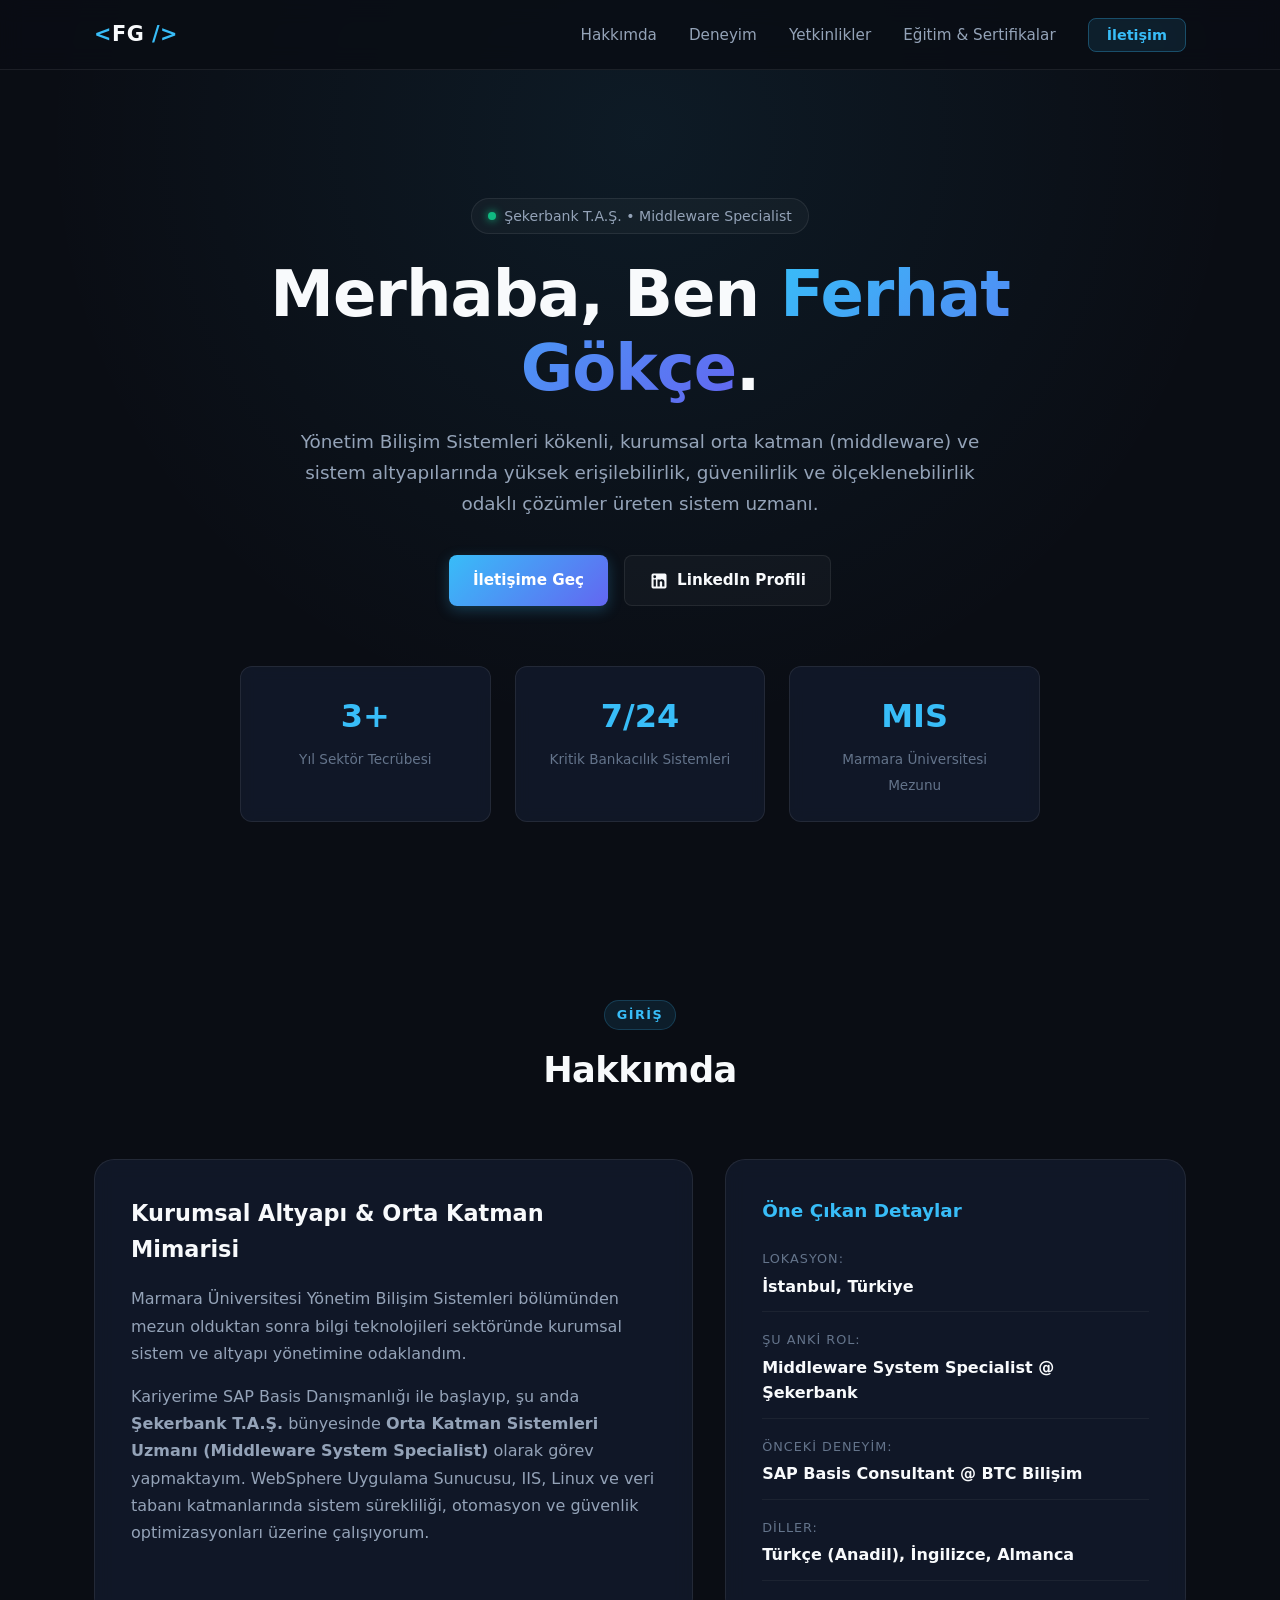
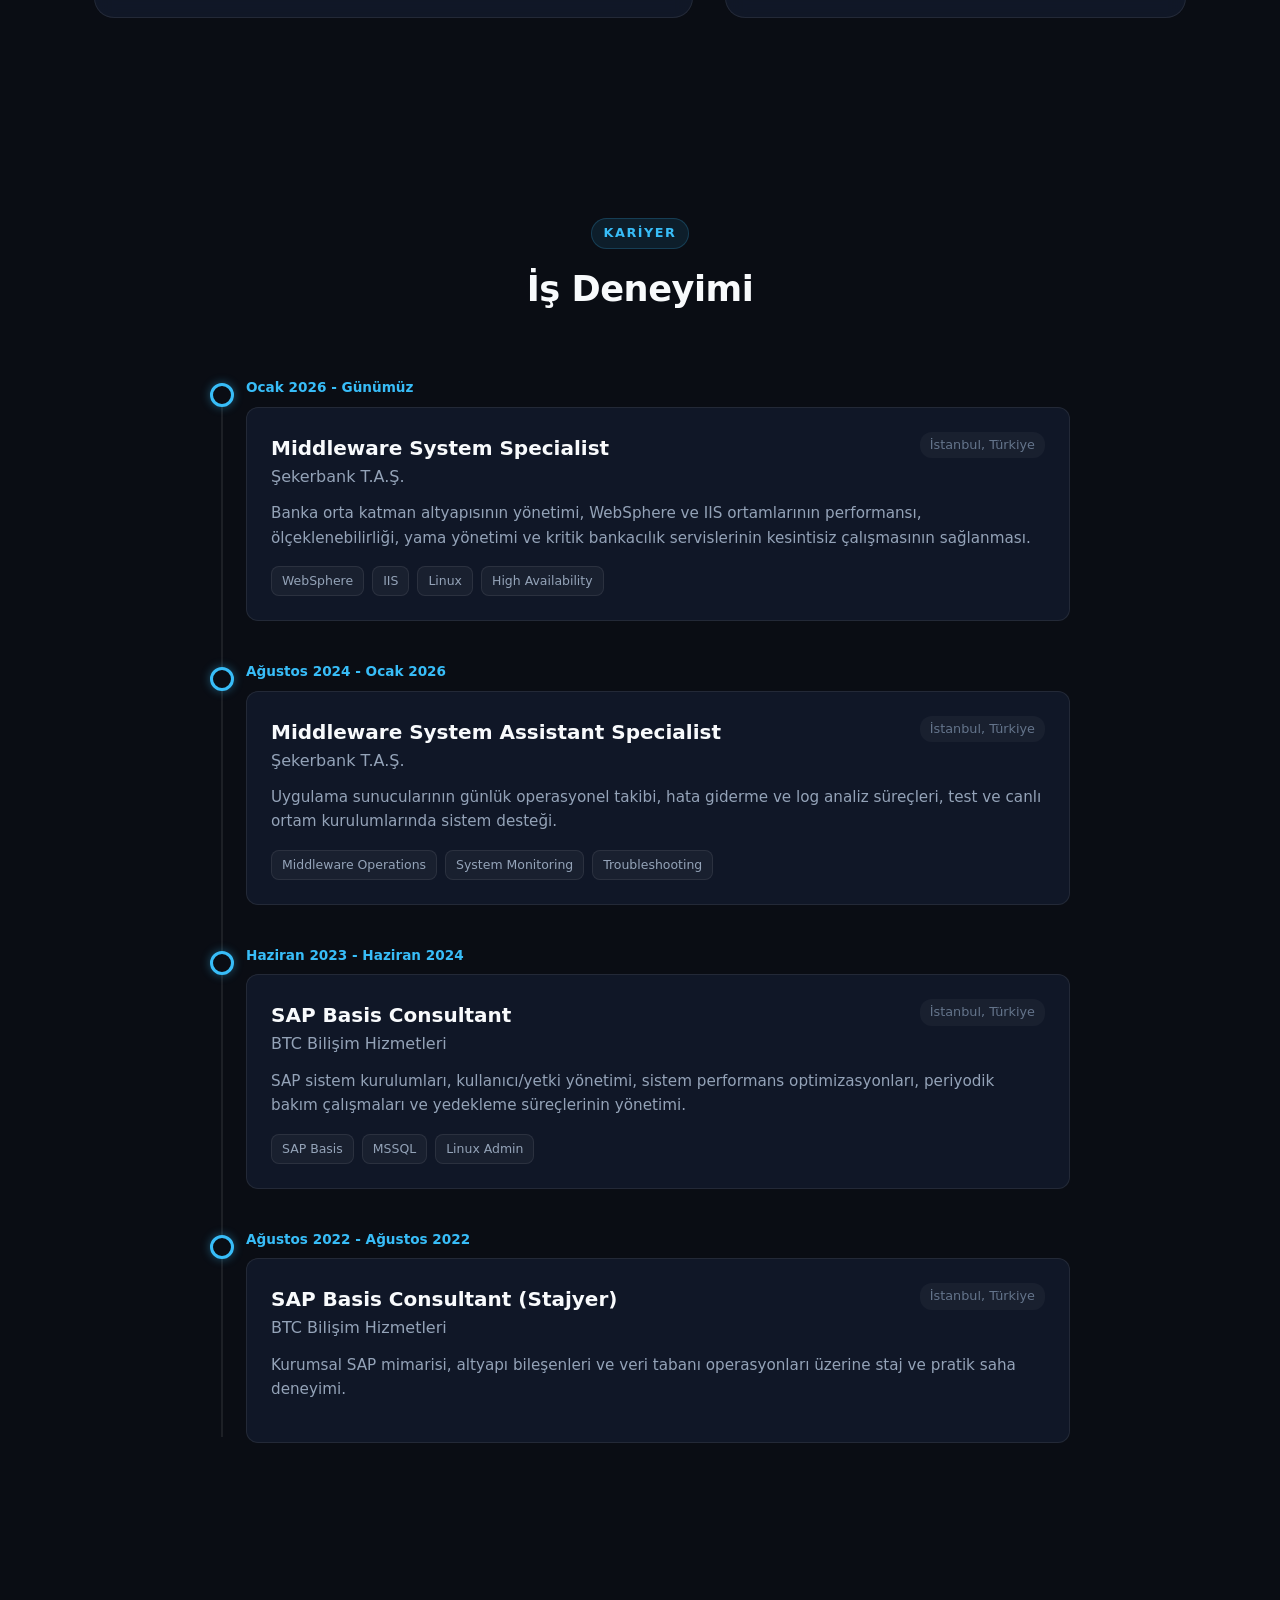
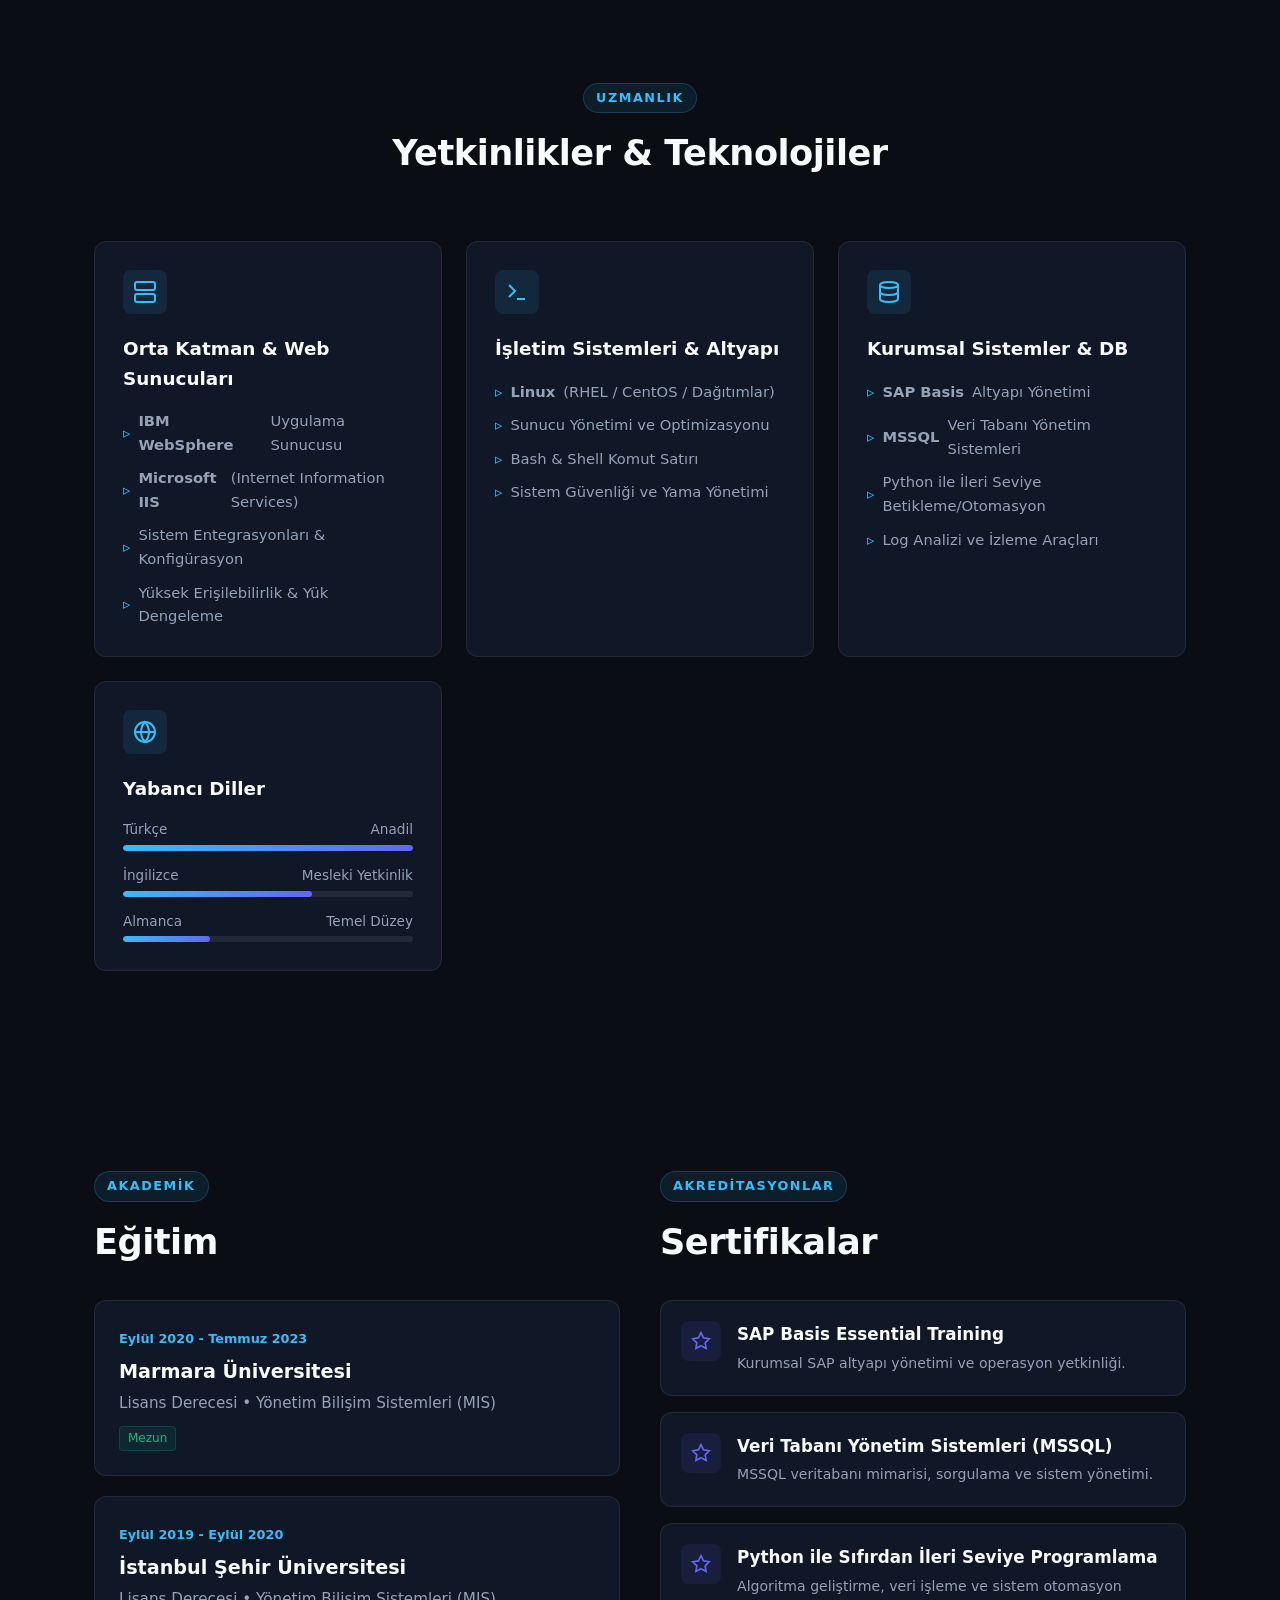
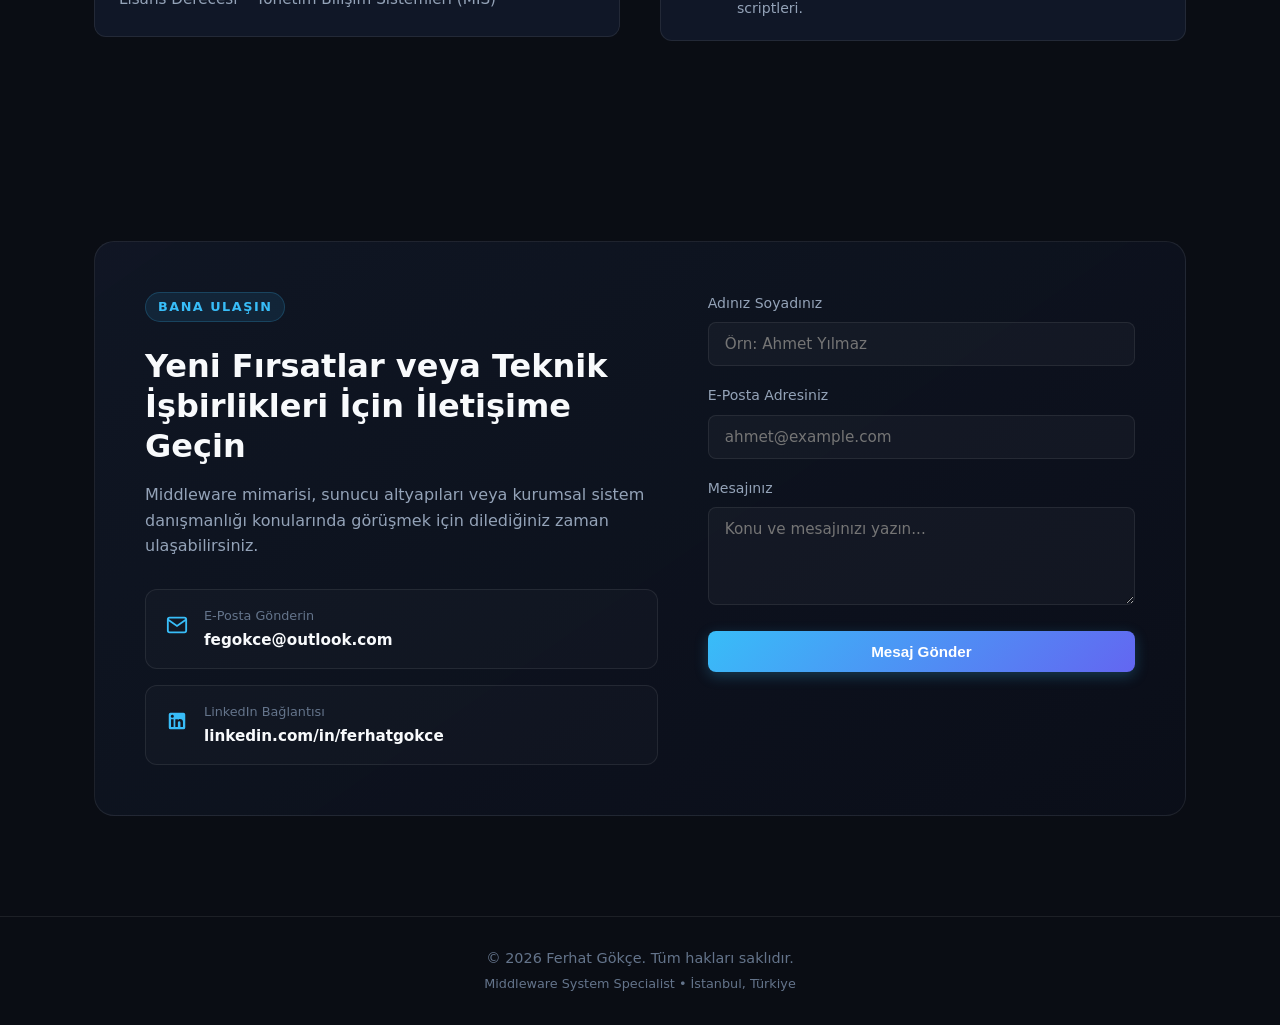
<file: index.html>
<!doctype html>
<html lang="tr">
  <head>
    <meta charset="UTF-8" />
    <meta name="viewport" content="width=device-width, initial-scale=1.0" />
    <title>Ferhat Gökçe | Middleware System Specialist</title>
    <meta
      name="description"
      content="Ferhat Gökçe - Middleware System Specialist & Altyapı Çözümleri Portfolyosu"
    />

    <!-- Statik Güvenlik Politikaları (CSP, Gizlilik ve İzinler) -->
    <meta
      http-equiv="Content-Security-Policy"
      content="default-src 'self'; script-src 'self' 'unsafe-inline'; style-src 'self' 'unsafe-inline' https://fonts.googleapis.com; font-src 'self' https://fonts.gstatic.com; connect-src 'self' https://formsubmit.co; img-src 'self' data:; object-src 'none'; base-uri 'self';"
    />
    <meta http-equiv="X-Content-Type-Options" content="nosniff" />
    <meta name="referrer" content="strict-origin-when-cross-origin" />
    <meta
      http-equiv="Permissions-Policy"
      content="camera=(), microphone=(), geolocation=(), payment=()"
    />

    <link rel="stylesheet" href="style.css" />
    <link rel="preconnect" href="https://fonts.googleapis.com" />
    <link rel="preconnect" href="https://fonts.gstatic.com" crossorigin />
    <link
      href="https://fonts.googleapis.com/css2?family=Plus+Jakarta+Sans:wght@300;400;500;600;700;800&display=swap"
      rel="stylesheet"
    />
  </head>
  <body>
    <!-- Gezinme Çubuğu -->
    <header class="navbar" id="navbar">
      <div class="nav-container">
        <a href="#hero" class="logo">
          <span class="logo-accent">&lt;</span>FG<span class="logo-accent">
            /&gt;</span
          >
        </a>

        <nav class="nav-menu" id="nav-menu">
          <ul class="nav-list">
            <li><a href="#about" class="nav-link">Hakkımda</a></li>
            <li><a href="#experience" class="nav-link">Deneyim</a></li>
            <li><a href="#skills" class="nav-link">Yetkinlikler</a></li>
            <li>
              <a href="#education" class="nav-link">Eğitim & Sertifikalar</a>
            </li>
            <li><a href="#contact" class="nav-btn">İletişim</a></li>
          </ul>
        </nav>

        <button
          class="mobile-toggle"
          id="mobile-toggle"
          aria-label="Menüyü Aç/Kapat"
        >
          <span></span>
          <span></span>
          <span></span>
        </button>
      </div>
    </header>

    <!-- Giriş (Hero) Bölümü -->
    <section class="hero" id="hero">
      <div class="container hero-content">
        <div class="badge">
          <span class="badge-dot"></span> Şekerbank T.A.Ş. • Middleware
          Specialist
        </div>
        <h1 class="hero-title">
          Merhaba, Ben <span class="gradient-text">Ferhat Gökçe</span>.
        </h1>
        <p class="hero-subtitle">
          Yönetim Bilişim Sistemleri kökenli, kurumsal orta katman (middleware)
          ve sistem altyapılarında yüksek erişilebilirlik, güvenilirlik ve
          ölçeklenebilirlik odaklı çözümler üreten sistem uzmanı.
        </p>
        <div class="hero-actions">
          <a href="#contact" class="btn btn-primary">İletişime Geç</a>
          <a
            href="https://www.linkedin.com/in/ferhatgokce"
            target="_blank"
            rel="noopener noreferrer"
            class="btn btn-outline"
          >
            <svg width="20" height="20" viewBox="0 0 24 24" fill="currentColor">
              <path
                d="M19 3a2 2 0 0 1 2 2v14a2 2 0 0 1-2 2H5a2 2 0 0 1-2-2V5a2 2 0 0 1 2-2h14m-.5 15.5v-5.3a3.26 3.26 0 0 0-3.26-3.26c-.85 0-1.84.52-2.28 1.3v-1.11h-2.79v8.37h2.79v-4.93c0-.77.62-1.4 1.39-1.4a1.4 1.4 0 0 1 1.4 1.4v4.93h2.75M6.88 8.56a1.68 1.68 0 0 0 1.68-1.68c0-.93-.75-1.69-1.68-1.69a1.69 1.69 0 0 0-1.69 1.69c0 .93.76 1.68 1.69 1.68m1.39 9.94v-8.37H5.5v8.37h2.77z"
              />
            </svg>
            LinkedIn Profili
          </a>
        </div>
        <div class="hero-metrics">
          <div class="metric-card">
            <span class="metric-num">3+</span>
            <span class="metric-label">Yıl Sektör Tecrübesi</span>
          </div>
          <div class="metric-card">
            <span class="metric-num">7/24</span>
            <span class="metric-label">Kritik Bankacılık Sistemleri</span>
          </div>
          <div class="metric-card">
            <span class="metric-num">MIS</span>
            <span class="metric-label">Marmara Üniversitesi Mezunu</span>
          </div>
        </div>
      </div>
    </section>

    <!-- Hakkımda Bölümü -->
    <section class="section about" id="about">
      <div class="container">
        <div class="section-header">
          <span class="section-badge">Giriş</span>
          <h2 class="section-title">Hakkımda</h2>
        </div>
        <div class="about-grid">
          <div class="about-card highlight-card">
            <div class="card-glow"></div>
            <h3>Kurumsal Altyapı & Orta Katman Mimarisi</h3>
            <p>
              Marmara Üniversitesi Yönetim Bilişim Sistemleri bölümünden mezun
              olduktan sonra bilgi teknolojileri sektöründe kurumsal sistem ve
              altyapı yönetimine odaklandım.
            </p>
            <p>
              Kariyerime SAP Basis Danışmanlığı ile başlayıp, şu anda
              <strong>Şekerbank T.A.Ş.</strong> bünyesinde
              <strong
                >Orta Katman Sistemleri Uzmanı (Middleware System
                Specialist)</strong
              >
              olarak görev yapmaktayım. WebSphere Uygulama Sunucusu, IIS, Linux
              ve veri tabanı katmanlarında sistem sürekliliği, otomasyon ve
              güvenlik optimizasyonları üzerine çalışıyorum.
            </p>
          </div>
          <div class="about-card meta-card">
            <h4>Öne Çıkan Detaylar</h4>
            <ul class="meta-list">
              <li>
                <span class="meta-label">Lokasyon:</span>
                <span class="meta-value">İstanbul, Türkiye</span>
              </li>
              <li>
                <span class="meta-label">Şu Anki Rol:</span>
                <span class="meta-value"
                  >Middleware System Specialist @ Şekerbank</span
                >
              </li>
              <li>
                <span class="meta-label">Önceki Deneyim:</span>
                <span class="meta-value"
                  >SAP Basis Consultant @ BTC Bilişim</span
                >
              </li>
              <li>
                <span class="meta-label">Diller:</span>
                <span class="meta-value"
                  >Türkçe (Anadil), İngilizce, Almanca</span
                >
              </li>
            </ul>
          </div>
        </div>
      </div>
    </section>

    <!-- Deneyim Bölümü -->
    <section class="section experience" id="experience">
      <div class="container">
        <div class="section-header">
          <span class="section-badge">Kariyer</span>
          <h2 class="section-title">İş Deneyimi</h2>
        </div>

        <div class="timeline">
          <div class="timeline-item">
            <div class="timeline-dot"></div>
            <div class="timeline-date">Ocak 2026 - Günümüz</div>
            <div class="timeline-card">
              <div class="timeline-header">
                <div>
                  <h3 class="role-title">Middleware System Specialist</h3>
                  <h4 class="company-name">Şekerbank T.A.Ş.</h4>
                </div>
                <span class="location-tag">İstanbul, Türkiye</span>
              </div>
              <p class="role-desc">
                Banka orta katman altyapısının yönetimi, WebSphere ve IIS
                ortamlarının performansı, ölçeklenebilirliği, yama yönetimi ve
                kritik bankacılık servislerinin kesintisiz çalışmasının
                sağlanması.
              </p>
              <div class="tag-cloud">
                <span>WebSphere</span>
                <span>IIS</span>
                <span>Linux</span>
                <span>High Availability</span>
              </div>
            </div>
          </div>

          <div class="timeline-item">
            <div class="timeline-dot"></div>
            <div class="timeline-date">Ağustos 2024 - Ocak 2026</div>
            <div class="timeline-card">
              <div class="timeline-header">
                <div>
                  <h3 class="role-title">
                    Middleware System Assistant Specialist
                  </h3>
                  <h4 class="company-name">Şekerbank T.A.Ş.</h4>
                </div>
                <span class="location-tag">İstanbul, Türkiye</span>
              </div>
              <p class="role-desc">
                Uygulama sunucularının günlük operasyonel takibi, hata giderme
                ve log analiz süreçleri, test ve canlı ortam kurulumlarında
                sistem desteği.
              </p>
              <div class="tag-cloud">
                <span>Middleware Operations</span>
                <span>System Monitoring</span>
                <span>Troubleshooting</span>
              </div>
            </div>
          </div>

          <div class="timeline-item">
            <div class="timeline-dot"></div>
            <div class="timeline-date">Haziran 2023 - Haziran 2024</div>
            <div class="timeline-card">
              <div class="timeline-header">
                <div>
                  <h3 class="role-title">SAP Basis Consultant</h3>
                  <h4 class="company-name">BTC Bilişim Hizmetleri</h4>
                </div>
                <span class="location-tag">İstanbul, Türkiye</span>
              </div>
              <p class="role-desc">
                SAP sistem kurulumları, kullanıcı/yetki yönetimi, sistem
                performans optimizasyonları, periyodik bakım çalışmaları ve
                yedekleme süreçlerinin yönetimi.
              </p>
              <div class="tag-cloud">
                <span>SAP Basis</span>
                <span>MSSQL</span>
                <span>Linux Admin</span>
              </div>
            </div>
          </div>

          <div class="timeline-item">
            <div class="timeline-dot"></div>
            <div class="timeline-date">Ağustos 2022 - Ağustos 2022</div>
            <div class="timeline-card">
              <div class="timeline-header">
                <div>
                  <h3 class="role-title">SAP Basis Consultant (Stajyer)</h3>
                  <h4 class="company-name">BTC Bilişim Hizmetleri</h4>
                </div>
                <span class="location-tag">İstanbul, Türkiye</span>
              </div>
              <p class="role-desc">
                Kurumsal SAP mimarisi, altyapı bileşenleri ve veri tabanı
                operasyonları üzerine staj ve pratik saha deneyimi.
              </p>
            </div>
          </div>
        </div>
      </div>
    </section>

    <!-- Yetkinlikler Bölümü -->
    <section class="section skills" id="skills">
      <div class="container">
        <div class="section-header">
          <span class="section-badge">Uzmanlık</span>
          <h2 class="section-title">Yetkinlikler & Teknolojiler</h2>
        </div>

        <div class="skills-grid">
          <div class="skill-group">
            <div class="skill-icon">
              <svg
                width="24"
                height="24"
                fill="none"
                stroke="currentColor"
                stroke-width="2"
                viewBox="0 0 24 24"
              >
                <rect x="2" y="2" width="20" height="8" rx="2" ry="2"></rect>
                <rect x="2" y="14" width="20" height="8" rx="2" ry="2"></rect>
                <line x1="6" y1="6" x2="6.01" y2="6"></line>
                <line x1="6" y1="18" x2="6.01" y2="18"></line>
              </svg>
            </div>
            <h3>Orta Katman & Web Sunucuları</h3>
            <ul class="skill-items">
              <li><strong>IBM WebSphere</strong> Uygulama Sunucusu</li>
              <li>
                <strong>Microsoft IIS</strong> (Internet Information Services)
              </li>
              <li>Sistem Entegrasyonları & Konfigürasyon</li>
              <li>Yüksek Erişilebilirlik & Yük Dengeleme</li>
            </ul>
          </div>

          <div class="skill-group">
            <div class="skill-icon">
              <svg
                width="24"
                height="24"
                fill="none"
                stroke="currentColor"
                stroke-width="2"
                viewBox="0 0 24 24"
              >
                <path d="M4 17l6-6-6-6M12 19h8"></path>
              </svg>
            </div>
            <h3>İşletim Sistemleri & Altyapı</h3>
            <ul class="skill-items">
              <li><strong>Linux</strong> (RHEL / CentOS / Dağıtımlar)</li>
              <li>Sunucu Yönetimi ve Optimizasyonu</li>
              <li>Bash & Shell Komut Satırı</li>
              <li>Sistem Güvenliği ve Yama Yönetimi</li>
            </ul>
          </div>

          <div class="skill-group">
            <div class="skill-icon">
              <svg
                width="24"
                height="24"
                fill="none"
                stroke="currentColor"
                stroke-width="2"
                viewBox="0 0 24 24"
              >
                <ellipse cx="12" cy="5" rx="9" ry="3"></ellipse>
                <path d="M21 12c0 1.66-4 3-9 3s-9-1.34-9-3"></path>
                <path d="M3 5v14c0 1.66 4 3 9 3s9-1.34 9-3V5"></path>
              </svg>
            </div>
            <h3>Kurumsal Sistemler & DB</h3>
            <ul class="skill-items">
              <li><strong>SAP Basis</strong> Altyapı Yönetimi</li>
              <li><strong>MSSQL</strong> Veri Tabanı Yönetim Sistemleri</li>
              <li>Python ile İleri Seviye Betikleme/Otomasyon</li>
              <li>Log Analizi ve İzleme Araçları</li>
            </ul>
          </div>

          <div class="skill-group">
            <div class="skill-icon">
              <svg
                width="24"
                height="24"
                fill="none"
                stroke="currentColor"
                stroke-width="2"
                viewBox="0 0 24 24"
              >
                <circle cx="12" cy="12" r="10"></circle>
                <line x1="2" y1="12" x2="22" y2="12"></line>
                <path
                  d="M12 2a15.3 15.3 0 0 1 4 10 15.3 15.3 0 0 1-4 10 15.3 15.3 0 0 1-4-10 15.3 15.3 0 0 1 4-10z"
                ></path>
              </svg>
            </div>
            <h3>Yabancı Diller</h3>
            <div class="language-bars">
              <div class="lang-item">
                <div class="lang-info">
                  <span>Türkçe</span>
                  <span>Anadil</span>
                </div>
                <div class="progress-bar">
                  <div class="fill" style="width: 100%"></div>
                </div>
              </div>
              <div class="lang-item">
                <div class="lang-info">
                  <span>İngilizce</span>
                  <span>Mesleki Yetkinlik</span>
                </div>
                <div class="progress-bar">
                  <div class="fill" style="width: 65%"></div>
                </div>
              </div>
              <div class="lang-item">
                <div class="lang-info">
                  <span>Almanca</span>
                  <span>Temel Düzey</span>
                </div>
                <div class="progress-bar">
                  <div class="fill" style="width: 30%"></div>
                </div>
              </div>
            </div>
          </div>
        </div>
      </div>
    </section>

    <!-- Eğitim ve Sertifikalar Bölümü -->
    <section class="section education" id="education">
      <div class="container">
        <div class="edu-grid">
          <div class="edu-column">
            <div class="section-header align-left">
              <span class="section-badge">Akademik</span>
              <h2 class="section-title">Eğitim</h2>
            </div>
            <div class="edu-cards">
              <div class="edu-card">
                <span class="edu-period">Eylül 2020 - Temmuz 2023</span>
                <h3>Marmara Üniversitesi</h3>
                <p class="edu-degree">
                  Lisans Derecesi • Yönetim Bilişim Sistemleri (MIS)
                </p>
                <span class="edu-badge">Mezun</span>
              </div>
              <div class="edu-card">
                <span class="edu-period">Eylül 2019 - Eylül 2020</span>
                <h3>İstanbul Şehir Üniversitesi</h3>
                <p class="edu-degree">
                  Lisans Derecesi • Yönetim Bilişim Sistemleri (MIS)
                </p>
              </div>
            </div>
          </div>

          <div class="edu-column">
            <div class="section-header align-left">
              <span class="section-badge">Akreditasyonlar</span>
              <h2 class="section-title">Sertifikalar</h2>
            </div>
            <div class="cert-list">
              <div class="cert-item">
                <div class="cert-icon">
                  <svg
                    width="20"
                    height="20"
                    fill="none"
                    stroke="currentColor"
                    stroke-width="2"
                    viewBox="0 0 24 24"
                  >
                    <path
                      d="M12 2l3.09 6.26L22 9.27l-5 4.87 1.18 6.88L12 17.77l-6.18 3.25L7 14.14 2 9.27l6.91-1.01L12 2z"
                    ></path>
                  </svg>
                </div>
                <div>
                  <h4>SAP Basis Essential Training</h4>
                  <p>Kurumsal SAP altyapı yönetimi ve operasyon yetkinliği.</p>
                </div>
              </div>
              <div class="cert-item">
                <div class="cert-icon">
                  <svg
                    width="20"
                    height="20"
                    fill="none"
                    stroke="currentColor"
                    stroke-width="2"
                    viewBox="0 0 24 24"
                  >
                    <path
                      d="M12 2l3.09 6.26L22 9.27l-5 4.87 1.18 6.88L12 17.77l-6.18 3.25L7 14.14 2 9.27l6.91-1.01L12 2z"
                    ></path>
                  </svg>
                </div>
                <div>
                  <h4>Veri Tabanı Yönetim Sistemleri (MSSQL)</h4>
                  <p>
                    MSSQL veritabanı mimarisi, sorgulama ve sistem yönetimi.
                  </p>
                </div>
              </div>
              <div class="cert-item">
                <div class="cert-icon">
                  <svg
                    width="20"
                    height="20"
                    fill="none"
                    stroke="currentColor"
                    stroke-width="2"
                    viewBox="0 0 24 24"
                  >
                    <path
                      d="M12 2l3.09 6.26L22 9.27l-5 4.87 1.18 6.88L12 17.77l-6.18 3.25L7 14.14 2 9.27l6.91-1.01L12 2z"
                    ></path>
                  </svg>
                </div>
                <div>
                  <h4>Python ile Sıfırdan İleri Seviye Programlama</h4>
                  <p>
                    Algoritma geliştirme, veri işleme ve sistem otomasyon
                    scriptleri.
                  </p>
                </div>
              </div>
            </div>
          </div>
        </div>
      </div>
    </section>

    <!-- İletişim Bölümü -->
    <section class="section contact" id="contact">
      <div class="container">
        <div class="contact-box">
          <div class="contact-info">
            <span class="section-badge">Bana Ulaşın</span>
            <h2>
              Yeni Fırsatlar veya Teknik İşbirlikleri İçin İletişime Geçin
            </h2>
            <p>
              Middleware mimarisi, sunucu altyapıları veya kurumsal sistem
              danışmanlığı konularında görüşmek için dilediğiniz zaman
              ulaşabilirsiniz.
            </p>

            <div class="contact-methods">
              <a href="mailto:fegokce@outlook.com" class="contact-card">
                <div class="contact-card-icon">
                  <svg
                    width="22"
                    height="22"
                    fill="none"
                    stroke="currentColor"
                    stroke-width="2"
                    viewBox="0 0 24 24"
                  >
                    <path
                      d="M4 4h16c1.1 0 2 .9 2 2v12c0 1.1-.9 2-2 2H4c-1.1 0-2-.9-2-2V6c0-1.1.9-2 2-2z"
                    ></path>
                    <polyline points="22,6 12,13 2,6"></polyline>
                  </svg>
                </div>
                <div>
                  <span class="label">E-Posta Gönderin</span>
                  <span class="value">fegokce@outlook.com</span>
                </div>
              </a>

              <a
                href="https://www.linkedin.com/in/ferhatgokce"
                target="_blank"
                rel="noopener noreferrer"
                class="contact-card"
              >
                <div class="contact-card-icon">
                  <svg
                    width="22"
                    height="22"
                    fill="currentColor"
                    viewBox="0 0 24 24"
                  >
                    <path
                      d="M19 3a2 2 0 0 1 2 2v14a2 2 0 0 1-2 2H5a2 2 0 0 1-2-2V5a2 2 0 0 1 2-2h14m-.5 15.5v-5.3a3.26 3.26 0 0 0-3.26-3.26c-.85 0-1.84.52-2.28 1.3v-1.11h-2.79v8.37h2.79v-4.93c0-.77.62-1.4 1.39-1.4a1.4 1.4 0 0 1 1.4 1.4v4.93h2.75M6.88 8.56a1.68 1.68 0 0 0 1.68-1.68c0-.93-.75-1.69-1.68-1.69a1.69 1.69 0 0 0-1.69 1.69c0 .93.76 1.68 1.69 1.68m1.39 9.94v-8.37H5.5v8.37h2.77z"
                    />
                  </svg>
                </div>
                <div>
                  <span class="label">LinkedIn Bağlantısı</span>
                  <span class="value">linkedin.com/in/ferhatgokce</span>
                </div>
              </a>
            </div>
          </div>

          <!-- İletişim Formu (Anti-bot ve XSS korumalı) -->
          <form class="contact-form" id="contact-form" autocomplete="on">
            <input type="hidden" name="_captcha" value="false" />
            <input
              type="hidden"
              name="_subject"
              value="Portfolyo Web Sitesinden Yeni Mesaj!"
            />
            <!-- Honeypot Bot Tuzağı -->
            <input
              type="text"
              name="_honey"
              id="honey-field"
              style="display: none !important"
              tabindex="-1"
              autocomplete="off"
            />

            <div class="form-group">
              <label for="name">Adınız Soyadınız</label>
              <input
                type="text"
                id="name"
                name="name"
                placeholder="Örn: Ahmet Yılmaz"
                maxlength="70"
                required
              />
            </div>
            <div class="form-group">
              <label for="email">E-Posta Adresiniz</label>
              <input
                type="email"
                id="email"
                name="email"
                placeholder="ahmet@example.com"
                maxlength="100"
                required
              />
            </div>
            <div class="form-group">
              <label for="message">Mesajınız</label>
              <textarea
                id="message"
                name="message"
                rows="4"
                placeholder="Konu ve mesajınızı yazın..."
                maxlength="2000"
                required
              ></textarea>
            </div>
            <button
              type="submit"
              id="submit-btn"
              class="btn btn-primary full-width"
            >
              Mesaj Gönder
            </button>
          </form>
        </div>
      </div>
    </section>

    <!-- Alt Bilgi (Footer) -->
    <footer class="footer">
      <div class="container footer-content">
        <p>© 2026 Ferhat Gökçe. Tüm hakları saklıdır.</p>
        <p class="footer-sub">
          Middleware System Specialist • İstanbul, Türkiye
        </p>
      </div>
    </footer>

    <script src="script.js"></script>
  </body>
</html>
</file>
<file: style.css>
:root {
  --bg-primary: #0a0d14;
  --bg-secondary: #111726;
  --bg-card: rgba(19, 27, 46, 0.75);
  --border-color: rgba(255, 255, 255, 0.08);
  --border-hover: rgba(56, 189, 248, 0.4);

  --text-primary: #f8fafc;
  --text-secondary: #94a3b8;
  --text-muted: #64748b;

  --accent-cyan: #38bdf8;
  --accent-indigo: #6366f1;
  --accent-gradient: linear-gradient(135deg, #38bdf8 0%, #6366f1 100%);

  --font-sans: "Plus Jakarta Sans", system-ui, -apple-system, sans-serif;
  --radius-sm: 8px;
  --radius-md: 12px;
  --radius-lg: 20px;
  --transition: all 0.25s cubic-bezier(0.16, 1, 0.3, 1);
}

/* CSS Hata Düzeltmesi: '-' yerine '*' yapıldı */
*,
*::before,
*::after {
  margin: 0;
  padding: 0;
  box-sizing: border-box;
}

html {
  scroll-behavior: smooth;
  font-size: 16px;
}

body {
  background-color: var(--bg-primary);
  color: var(--text-primary);
  font-family: var(--font-sans);
  line-height: 1.6;
  overflow-x: hidden;
  -webkit-font-smoothing: antialiased;
}

.container {
  width: 100%;
  max-width: 1140px;
  margin: 0 auto;
  padding: 0 24px;
}

/* Tipografi & Bileşenler */
.gradient-text {
  background: var(--accent-gradient);
  -webkit-background-clip: text;
  background-clip: text;
  -webkit-text-fill-color: transparent;
  color: transparent;
}

.section {
  padding: 100px 0;
  position: relative;
}

.section-header {
  text-align: center;
  margin-bottom: 60px;
}

.section-header.align-left {
  text-align: left;
  margin-bottom: 30px;
}

.section-badge {
  display: inline-block;
  font-size: 0.8rem;
  font-weight: 600;
  text-transform: uppercase;
  letter-spacing: 1.5px;
  color: var(--accent-cyan);
  margin-bottom: 12px;
  padding: 4px 12px;
  background: rgba(56, 189, 248, 0.1);
  border: 1px solid rgba(56, 189, 248, 0.2);
  border-radius: 20px;
}

.section-title {
  font-size: 2.2rem;
  font-weight: 700;
  color: var(--text-primary);
  letter-spacing: -0.5px;
}

/* Butonlar */
.btn {
  display: inline-flex;
  align-items: center;
  gap: 8px;
  padding: 12px 24px;
  font-size: 0.95rem;
  font-weight: 600;
  text-decoration: none;
  border-radius: var(--radius-sm);
  transition: var(--transition);
  cursor: pointer;
}

.btn-primary {
  background: var(--accent-gradient);
  color: #fff;
  border: none;
  box-shadow: 0 4px 14px rgba(56, 189, 248, 0.25);
}

.btn-primary:hover {
  box-shadow: 0 6px 20px rgba(56, 189, 248, 0.4);
  transform: translateY(-2px);
}

.btn-outline {
  background: rgba(255, 255, 255, 0.03);
  color: var(--text-primary);
  border: 1px solid var(--border-color);
}

.btn-outline:hover {
  background: rgba(255, 255, 255, 0.08);
  border-color: var(--accent-cyan);
  transform: translateY(-2px);
}

/* Navbar */
.navbar {
  position: fixed;
  top: 0;
  left: 0;
  width: 100%;
  z-index: 1000;
  background: rgba(10, 13, 20, 0.85);
  backdrop-filter: blur(12px);
  border-bottom: 1px solid var(--border-color);
  transition: var(--transition);
}

.nav-container {
  max-width: 1140px;
  margin: 0 auto;
  padding: 18px 24px;
  display: flex;
  justify-content: space-between;
  align-items: center;
}

.logo {
  font-size: 1.3rem;
  font-weight: 800;
  color: var(--text-primary);
  text-decoration: none;
  letter-spacing: 0.5px;
}

.logo-accent {
  color: var(--accent-cyan);
}

.nav-list {
  display: flex;
  list-style: none;
  align-items: center;
  gap: 32px;
}

.nav-link {
  color: var(--text-secondary);
  text-decoration: none;
  font-size: 0.95rem;
  font-weight: 500;
  transition: var(--transition);
}

.nav-link:hover,
.nav-link.active {
  color: var(--accent-cyan);
}

.nav-btn {
  padding: 8px 18px;
  background: rgba(56, 189, 248, 0.1);
  color: var(--accent-cyan);
  border: 1px solid rgba(56, 189, 248, 0.3);
  border-radius: var(--radius-sm);
  text-decoration: none;
  font-weight: 600;
  font-size: 0.9rem;
  transition: var(--transition);
}

.nav-btn:hover {
  background: var(--accent-cyan);
  color: #0b0f19;
}

.mobile-toggle {
  display: none;
  background: none;
  border: none;
  cursor: pointer;
  flex-direction: column;
  gap: 5px;
}

.mobile-toggle span {
  width: 24px;
  height: 2px;
  background: var(--text-primary);
  transition: var(--transition);
}

/* Hero Section */
.hero {
  min-height: 100vh;
  display: flex;
  align-items: center;
  padding-top: 120px;
  position: relative;
  background: radial-gradient(
    circle at 50% 15%,
    rgba(56, 189, 248, 0.08) 0%,
    transparent 60%
  );
}

.hero-content {
  display: flex;
  flex-direction: column;
  align-items: center;
  text-align: center;
}

.badge {
  display: inline-flex;
  align-items: center;
  gap: 8px;
  padding: 6px 16px;
  background: rgba(255, 255, 255, 0.03);
  border: 1px solid var(--border-color);
  border-radius: 30px;
  font-size: 0.88rem;
  color: var(--text-secondary);
  margin-bottom: 24px;
}

.badge-dot {
  width: 8px;
  height: 8px;
  border-radius: 50%;
  background: #10b981;
  box-shadow: 0 0 8px #10b981;
}

.hero-title {
  font-size: clamp(2.4rem, 5vw, 4rem);
  font-weight: 800;
  line-height: 1.15;
  letter-spacing: -1px;
  max-width: 850px;
  margin-bottom: 20px;
}

.hero-subtitle {
  font-size: 1.15rem;
  color: var(--text-secondary);
  max-width: 680px;
  line-height: 1.7;
  margin-bottom: 36px;
}

.hero-actions {
  display: flex;
  gap: 16px;
  margin-bottom: 60px;
}

.hero-metrics {
  display: grid;
  grid-template-columns: repeat(3, 1fr);
  gap: 24px;
  width: 100%;
  max-width: 800px;
}

.metric-card {
  background: var(--bg-card);
  border: 1px solid var(--border-color);
  padding: 24px;
  border-radius: var(--radius-md);
  text-align: center;
  backdrop-filter: blur(8px);
  transition: var(--transition);
}

.metric-card:hover {
  border-color: var(--border-hover);
  transform: translateY(-2px);
}

.metric-num {
  display: block;
  font-size: 2rem;
  font-weight: 800;
  color: var(--accent-cyan);
  margin-bottom: 4px;
}

.metric-label {
  font-size: 0.85rem;
  color: var(--text-muted);
}

/* Hakkımda (About) */
.about-grid {
  display: grid;
  grid-template-columns: 1.3fr 1fr;
  gap: 32px;
}

.about-card {
  background: var(--bg-card);
  border: 1px solid var(--border-color);
  border-radius: var(--radius-lg);
  padding: 36px;
  position: relative;
  backdrop-filter: blur(10px);
}

.about-card h3 {
  font-size: 1.4rem;
  margin-bottom: 18px;
  color: var(--text-primary);
}

.about-card p {
  color: var(--text-secondary);
  margin-bottom: 16px;
  line-height: 1.7;
}

.meta-card h4 {
  font-size: 1.15rem;
  margin-bottom: 24px;
  color: var(--accent-cyan);
}

.meta-list {
  list-style: none;
  display: flex;
  flex-direction: column;
  gap: 18px;
}

.meta-list li {
  display: flex;
  flex-direction: column;
  gap: 4px;
  border-bottom: 1px solid rgba(255, 255, 255, 0.05);
  padding-bottom: 12px;
}

.meta-label {
  font-size: 0.8rem;
  text-transform: uppercase;
  letter-spacing: 1px;
  color: var(--text-muted);
}

.meta-value {
  font-size: 1rem;
  font-weight: 600;
  color: var(--text-primary);
}

/* Deneyim (Experience) Zaman Çizelgesi */
.timeline {
  position: relative;
  max-width: 860px;
  margin: 0 auto;
  padding-left: 36px;
}

.timeline::before {
  content: "";
  position: absolute;
  left: 11px;
  top: 6px;
  bottom: 6px;
  width: 2px;
  background: var(--border-color);
}

.timeline-item {
  position: relative;
  margin-bottom: 40px;
}

.timeline-dot {
  position: absolute;
  left: -36px;
  top: 6px;
  width: 24px;
  height: 24px;
  border-radius: 50%;
  background: var(--bg-primary);
  border: 3px solid var(--accent-cyan);
  box-shadow: 0 0 10px rgba(56, 189, 248, 0.4);
}

.timeline-date {
  font-size: 0.85rem;
  font-weight: 600;
  color: var(--accent-cyan);
  margin-bottom: 8px;
}

.timeline-card {
  background: var(--bg-card);
  border: 1px solid var(--border-color);
  border-radius: var(--radius-md);
  padding: 24px;
  transition: var(--transition);
}

.timeline-card:hover {
  border-color: var(--border-hover);
  transform: translateX(4px);
}

.timeline-header {
  display: flex;
  justify-content: space-between;
  align-items: flex-start;
  margin-bottom: 12px;
}

.role-title {
  font-size: 1.25rem;
  font-weight: 700;
  color: var(--text-primary);
}

.company-name {
  font-size: 1rem;
  color: var(--text-secondary);
  font-weight: 500;
}

.location-tag {
  font-size: 0.8rem;
  color: var(--text-muted);
  background: rgba(255, 255, 255, 0.04);
  padding: 3px 10px;
  border-radius: 12px;
}

.role-desc {
  color: var(--text-secondary);
  font-size: 0.95rem;
  line-height: 1.6;
  margin-bottom: 16px;
}

.tag-cloud {
  display: flex;
  flex-wrap: wrap;
  gap: 8px;
}

.tag-cloud span {
  font-size: 0.78rem;
  padding: 4px 10px;
  background: rgba(255, 255, 255, 0.04);
  border: 1px solid var(--border-color);
  border-radius: var(--radius-sm);
  color: var(--text-secondary);
}

/* Yetkinlikler (Skills) */
.skills-grid {
  display: grid;
  grid-template-columns: repeat(auto-fit, minmax(260px, 1fr));
  gap: 24px;
}

.skill-group {
  background: var(--bg-card);
  border: 1px solid var(--border-color);
  border-radius: var(--radius-md);
  padding: 28px;
  transition: var(--transition);
}

.skill-group:hover {
  border-color: var(--border-hover);
  transform: translateY(-4px);
}

.skill-icon {
  width: 44px;
  height: 44px;
  display: flex;
  align-items: center;
  justify-content: center;
  background: rgba(56, 189, 248, 0.1);
  color: var(--accent-cyan);
  border-radius: var(--radius-sm);
  margin-bottom: 20px;
}

.skill-group h3 {
  font-size: 1.15rem;
  margin-bottom: 16px;
  color: var(--text-primary);
}

.skill-items {
  list-style: none;
  display: flex;
  flex-direction: column;
  gap: 10px;
}

.skill-items li {
  font-size: 0.92rem;
  color: var(--text-secondary);
  display: flex;
  align-items: center;
  gap: 8px;
}

.skill-items li::before {
  content: "▹";
  color: var(--accent-cyan);
}

/* Diller Çubukları */
.language-bars {
  display: flex;
  flex-direction: column;
  gap: 14px;
  margin-top: 10px;
}

.lang-info {
  display: flex;
  justify-content: space-between;
  font-size: 0.85rem;
  margin-bottom: 4px;
  color: var(--text-secondary);
}

.progress-bar {
  width: 100%;
  height: 6px;
  background: rgba(255, 255, 255, 0.08);
  border-radius: 10px;
  overflow: hidden;
}

.progress-bar .fill {
  height: 100%;
  background: var(--accent-gradient);
  border-radius: 10px;
}

/* Eğitim & Sertifikalar */
.edu-grid {
  display: grid;
  grid-template-columns: 1fr 1fr;
  gap: 40px;
}

.edu-cards {
  display: flex;
  flex-direction: column;
  gap: 20px;
}

.edu-card {
  background: var(--bg-card);
  border: 1px solid var(--border-color);
  border-radius: var(--radius-md);
  padding: 24px;
  transition: var(--transition);
}

.edu-card:hover {
  border-color: var(--border-hover);
}

.edu-period {
  font-size: 0.8rem;
  color: var(--accent-cyan);
  font-weight: 600;
}

.edu-card h3 {
  font-size: 1.2rem;
  margin: 6px 0 4px;
  color: var(--text-primary);
}

.edu-degree {
  font-size: 0.95rem;
  color: var(--text-secondary);
}

.edu-badge {
  display: inline-block;
  margin-top: 10px;
  font-size: 0.75rem;
  padding: 2px 8px;
  background: rgba(16, 185, 129, 0.1);
  color: #10b981;
  border-radius: 4px;
  border: 1px solid rgba(16, 185, 129, 0.2);
}

.cert-list {
  display: flex;
  flex-direction: column;
  gap: 16px;
}

.cert-item {
  display: flex;
  gap: 16px;
  align-items: flex-start;
  background: var(--bg-card);
  border: 1px solid var(--border-color);
  border-radius: var(--radius-md);
  padding: 20px;
  transition: var(--transition);
}

.cert-item:hover {
  border-color: var(--border-hover);
}

.cert-icon {
  background: rgba(99, 102, 241, 0.1);
  color: var(--accent-indigo);
  padding: 10px;
  border-radius: var(--radius-sm);
  display: flex;
  align-items: center;
  justify-content: center;
}

.cert-item h4 {
  font-size: 1.05rem;
  color: var(--text-primary);
  margin-bottom: 4px;
}

.cert-item p {
  font-size: 0.88rem;
  color: var(--text-secondary);
}

/* İletişim (Contact) */
.contact-box {
  background: linear-gradient(
    145deg,
    rgba(17, 23, 38, 0.9),
    rgba(11, 15, 25, 0.95)
  );
  border: 1px solid var(--border-color);
  border-radius: var(--radius-lg);
  padding: 50px;
  display: grid;
  grid-template-columns: 1.2fr 1fr;
  gap: 50px;
}

.contact-info h2 {
  font-size: 2rem;
  font-weight: 700;
  margin: 12px 0 16px;
  line-height: 1.25;
}

.contact-info p {
  color: var(--text-secondary);
  margin-bottom: 30px;
  font-size: 1rem;
}

.contact-methods {
  display: flex;
  flex-direction: column;
  gap: 16px;
}

.contact-card {
  display: flex;
  align-items: center;
  gap: 16px;
  padding: 16px 20px;
  background: rgba(255, 255, 255, 0.02);
  border: 1px solid var(--border-color);
  border-radius: var(--radius-md);
  text-decoration: none;
  color: var(--text-primary);
  transition: var(--transition);
}

.contact-card:hover {
  border-color: var(--accent-cyan);
  background: rgba(56, 189, 248, 0.05);
  transform: translateY(-2px);
}

.contact-card-icon {
  color: var(--accent-cyan);
}

.contact-card .label {
  display: block;
  font-size: 0.8rem;
  color: var(--text-muted);
}

.contact-card .value {
  font-weight: 600;
  font-size: 0.95rem;
}

/* Form */
.contact-form {
  display: flex;
  flex-direction: column;
  gap: 18px;
}

.form-group {
  display: flex;
  flex-direction: column;
  gap: 8px;
}

.form-group label {
  font-size: 0.88rem;
  font-weight: 500;
  color: var(--text-secondary);
}

.form-group input,
.form-group textarea {
  background: rgba(255, 255, 255, 0.03);
  border: 1px solid var(--border-color);
  border-radius: var(--radius-sm);
  padding: 12px 16px;
  color: var(--text-primary);
  font-family: inherit;
  font-size: 0.95rem;
  outline: none;
  transition: var(--transition);
}

.form-group input:focus,
.form-group textarea:focus {
  border-color: var(--accent-cyan);
  box-shadow: 0 0 0 3px rgba(56, 189, 248, 0.15);
}

.full-width {
  width: 100%;
  justify-content: center;
  margin-top: 8px;
}

/* Footer */
.footer {
  border-top: 1px solid var(--border-color);
  padding: 30px 0;
  background: var(--bg-primary);
  text-align: center;
}

.footer-content p {
  font-size: 0.9rem;
  color: var(--text-muted);
}

.footer-sub {
  font-size: 0.8rem !important;
  margin-top: 4px;
}

/* Mobil Uyumluluk */
@media (max-width: 900px) {
  .about-grid,
  .edu-grid,
  .contact-box {
    grid-template-columns: 1fr;
    gap: 30px;
  }

  .hero-metrics {
    grid-template-columns: 1fr;
  }

  .contact-box {
    padding: 30px 24px;
  }
}

@media (max-width: 768px) {
  .mobile-toggle {
    display: flex;
  }

  .nav-menu {
    position: fixed;
    top: 70px;
    left: 0;
    width: 100%;
    background: var(--bg-primary);
    border-bottom: 1px solid var(--border-color);
    padding: 24px;
    transform: translateY(-150%);
    transition: transform 0.3s ease-in-out;
  }

  .nav-menu.open {
    transform: translateY(0);
  }

  .nav-list {
    flex-direction: column;
    align-items: flex-start;
    gap: 20px;
  }

  .nav-btn {
    width: 100%;
    text-align: center;
  }

  .hero-title {
    font-size: 2.2rem;
  }

  .section {
    padding: 70px 0;
  }
}
</file>
